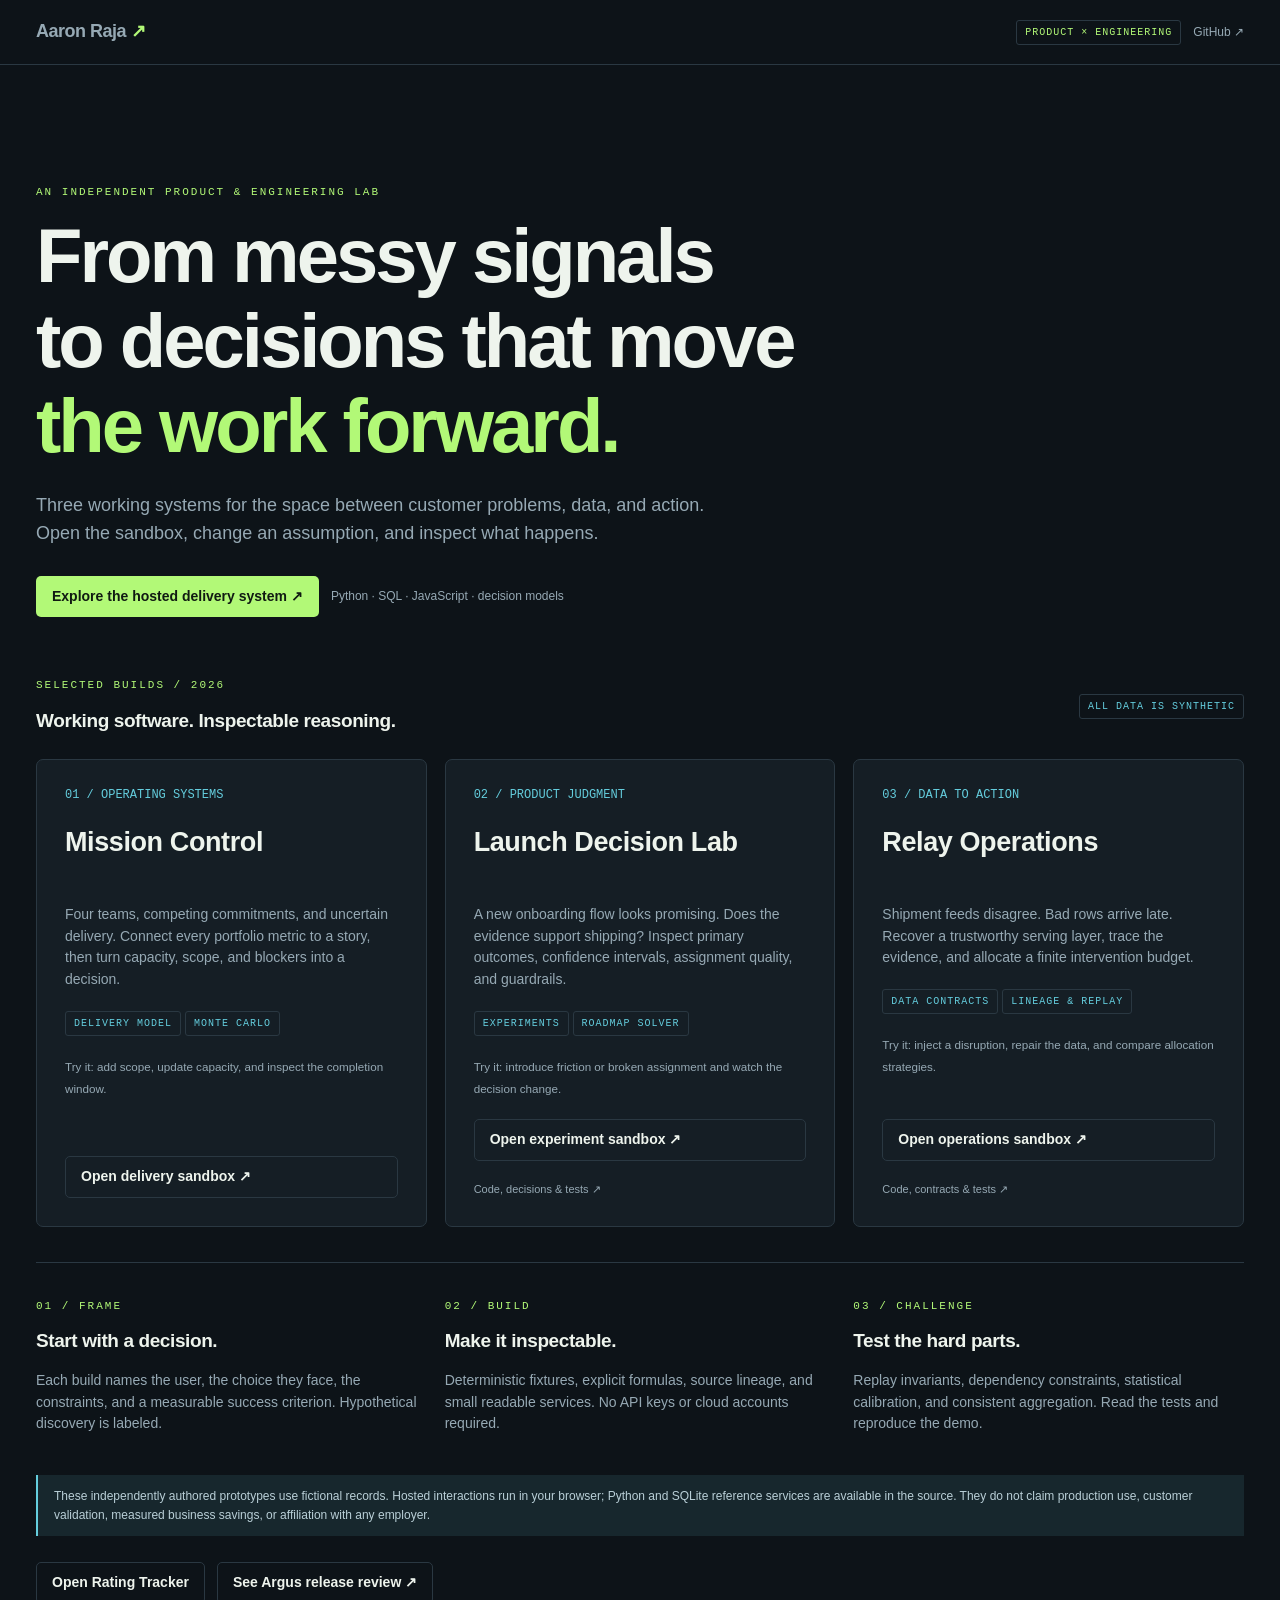
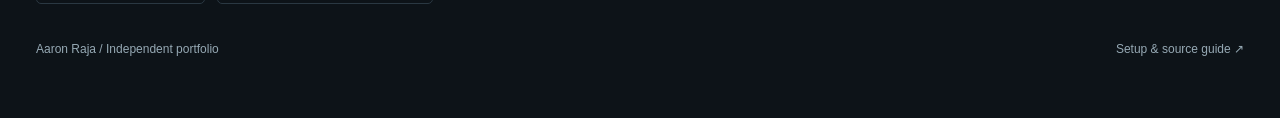
<file: index.html>
<!doctype html><html lang="en"><head><meta charset="utf-8"><meta name="viewport" content="width=device-width,initial-scale=1"><meta name="description" content="Aaron Raja's product and engineering portfolio: three original, runnable decision systems with synthetic data, transparent models, and tests."><title>Aaron Raja · Product × Engineering</title><link rel="stylesheet" href="assets/style.css"></head><body><header class="topbar"><a class="brand" href="/">Aaron Raja <b>↗</b></a><div class="actions"><span class="badge good">PRODUCT × ENGINEERING</span><a href="https://github.com/AaronRaja07/projects">GitHub ↗</a></div></header><main style="max-width:1280px"><section class="hero"><div class="eyebrow">An independent product & engineering lab</div><h1>From messy signals<br>to decisions that move<br><span style="color:var(--lime)">the work forward.</span></h1><p>Three working systems for the space between customer problems, data, and action. Open the sandbox, change an assumption, and inspect what happens.</p><div class="actions" style="margin-top:28px"><a class="button" href="https://aaron-raja-mission-control.cheekyllama6.chatgpt.site">Explore the hosted delivery system ↗</a><span class="muted" style="font-size:12px">Python · SQL · JavaScript · decision models</span></div></section><div class="section-head"><div><div class="eyebrow">Selected builds / 2026</div><h2>Working software. Inspectable reasoning.</h2></div><span class="badge">ALL DATA IS SYNTHETIC</span></div><section class="grid3" style="margin-top:24px"><article class="panel project-card"><span class="number">01 / OPERATING SYSTEMS</span><h2>Mission Control</h2><p>Four teams, competing commitments, and uncertain delivery. Connect every portfolio metric to a story, then turn capacity, scope, and blockers into a decision.</p><div class="tags"><span class="badge">DELIVERY MODEL</span> <span class="badge">MONTE CARLO</span></div><p><small>Try it: add scope, update capacity, and inspect the completion window.</small></p><a class="button secondary" href="https://aaron-raja-mission-control.cheekyllama6.chatgpt.site">Open delivery sandbox ↗</a></article><article class="panel project-card"><span class="number">02 / PRODUCT JUDGMENT</span><h2>Launch Decision Lab</h2><p>A new onboarding flow looks promising. Does the evidence support shipping? Inspect primary outcomes, confidence intervals, assignment quality, and guardrails.</p><div><span class="badge">EXPERIMENTS</span> <span class="badge">ROADMAP SOLVER</span></div><p><small>Try it: introduce friction or broken assignment and watch the decision change.</small></p><a class="button secondary" href="signal-lab/">Open experiment sandbox ↗</a><a class="project-source" href="https://github.com/AaronRaja07/projects/tree/main/signal-lab">Code, decisions & tests ↗</a></article><article class="panel project-card"><span class="number">03 / DATA TO ACTION</span><h2>Relay Operations</h2><p>Shipment feeds disagree. Bad rows arrive late. Recover a trustworthy serving layer, trace the evidence, and allocate a finite intervention budget.</p><div><span class="badge">DATA CONTRACTS</span> <span class="badge">LINEAGE & REPLAY</span></div><p><small>Try it: inject a disruption, repair the data, and compare allocation strategies.</small></p><a class="button secondary" href="pipeline-rescue/">Open operations sandbox ↗</a><a class="project-source" href="https://github.com/AaronRaja07/projects/tree/main/pipeline-rescue">Code, contracts & tests ↗</a></article></section><div class="divider"></div><section class="grid3"><div><div class="eyebrow">01 / Frame</div><h2>Start with a decision.</h2><p style="margin-top:14px">Each build names the user, the choice they face, the constraints, and a measurable success criterion. Hypothetical discovery is labeled.</p></div><div><div class="eyebrow">02 / Build</div><h2>Make it inspectable.</h2><p style="margin-top:14px">Deterministic fixtures, explicit formulas, source lineage, and small readable services. No API keys or cloud accounts required.</p></div><div><div class="eyebrow">03 / Challenge</div><h2>Test the hard parts.</h2><p style="margin-top:14px">Replay invariants, dependency constraints, statistical calibration, and consistent aggregation. Read the tests and reproduce the demo.</p></div></section><div class="note" style="margin-top:40px">These independently authored prototypes use fictional records. Hosted interactions run in your browser; Python and SQLite reference services are available in the source. They do not claim production use, customer validation, measured business savings, or affiliation with any employer.</div><section class="actions" aria-label="More projects" style="margin-top:26px"><a class="button secondary" href="rating-tracker/">Open Rating Tracker</a><a class="button secondary" href="https://github.com/AaronRaja07/argus">See Argus release review ↗</a></section><footer style="display:flex;justify-content:space-between;margin-top:36px;color:var(--muted);font-size:12px"><span>Aaron Raja / Independent portfolio</span><a href="README.md">Setup & source guide ↗</a></footer></main></body></html>
</file>
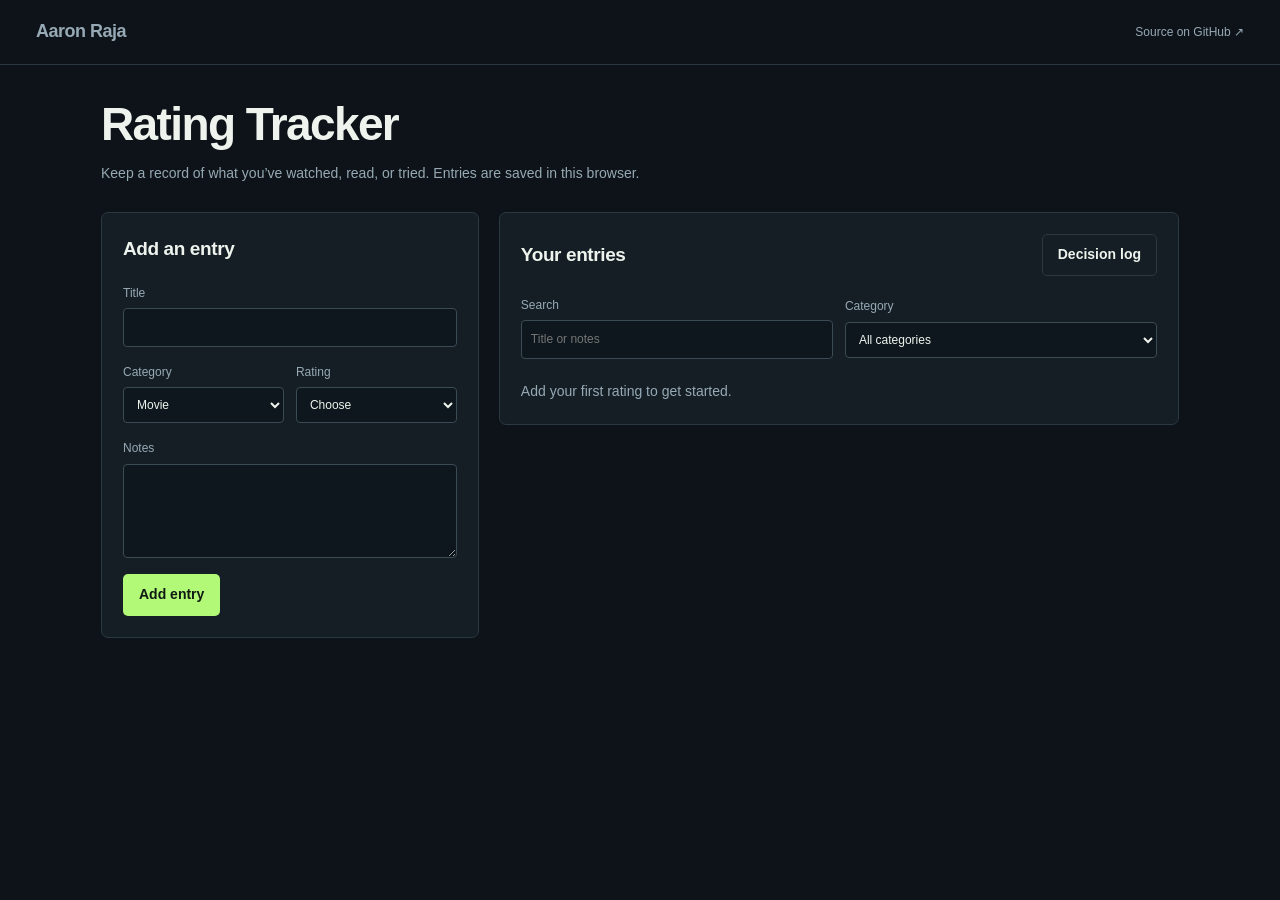
<file: rating-tracker/index.html>
<!doctype html>
<html lang="en">
<head>
  <meta charset="utf-8">
  <meta name="viewport" content="width=device-width, initial-scale=1">
  <title>Rating Tracker</title>
  <link rel="stylesheet" href="../assets/style.css">
  <link rel="stylesheet" href="tracker.css">
  <script src="../assets/ui.js"></script><script src="../assets/decision-log.js"></script><script src="tracker.js" defer></script>
<link rel="stylesheet" href="../assets/decision-log.css"></head>
<body>
  <header class="topbar">
    <a class="brand" href="../">Aaron Raja</a>
    <a href="https://github.com/AaronRaja07/projects/tree/main/rating-tracker">Source on GitHub ↗</a>
  </header>
  <main class="tracker">
    <div class="pagehead">
      <div>
        <h1>Rating Tracker</h1>
        <p>Keep a record of what you’ve watched, read, or tried. Entries are saved in this browser.</p>
      </div>
    </div>
    <div class="tracker-grid">
      <section class="panel" aria-labelledby="editor-title">
        <h2 id="editor-title">Add an entry</h2>
        <form id="editor">
          <label>Title <input name="title" required maxlength="120"></label>
          <div class="field-pair">
            <label>Category
              <select name="category" id="category" aria-label="Entry category"></select>
            </label>
            <label>Rating
              <select name="rating" aria-label="Rating" required>
                <option value="">Choose</option>
                <option value="5">5 / 5</option>
                <option value="4">4 / 5</option>
                <option value="3">3 / 5</option>
                <option value="2">2 / 5</option>
                <option value="1">1 / 5</option>
              </select>
            </label>
          </div>
          <label>Notes <textarea name="notes" rows="4" maxlength="600"></textarea></label>
          <div class="actions">
            <button type="submit" id="save">Add entry</button>
            <button type="button" id="cancel" class="secondary" hidden>Cancel edit</button>
          </div>
          <p id="status" role="status"></p>
        </form>
      </section>
      <section class="panel" aria-labelledby="entries-title">
        <div class="section-head">
          <h2 id="entries-title">Your entries</h2>
          <p id="summary"></p><button type="button" class="secondary" id="decision-log">Decision log</button>
        </div>
        <div class="field-pair filters">
          <label>Search <input id="search" type="search" placeholder="Title or notes"></label>
          <label>Category <select id="filter" aria-label="Filter by category"></select></label>
        </div>
        <p id="empty"></p>
        <ul id="entries" class="entries"></ul>
      </section>
    </div>
  </main>
</body>
</html>
</file>
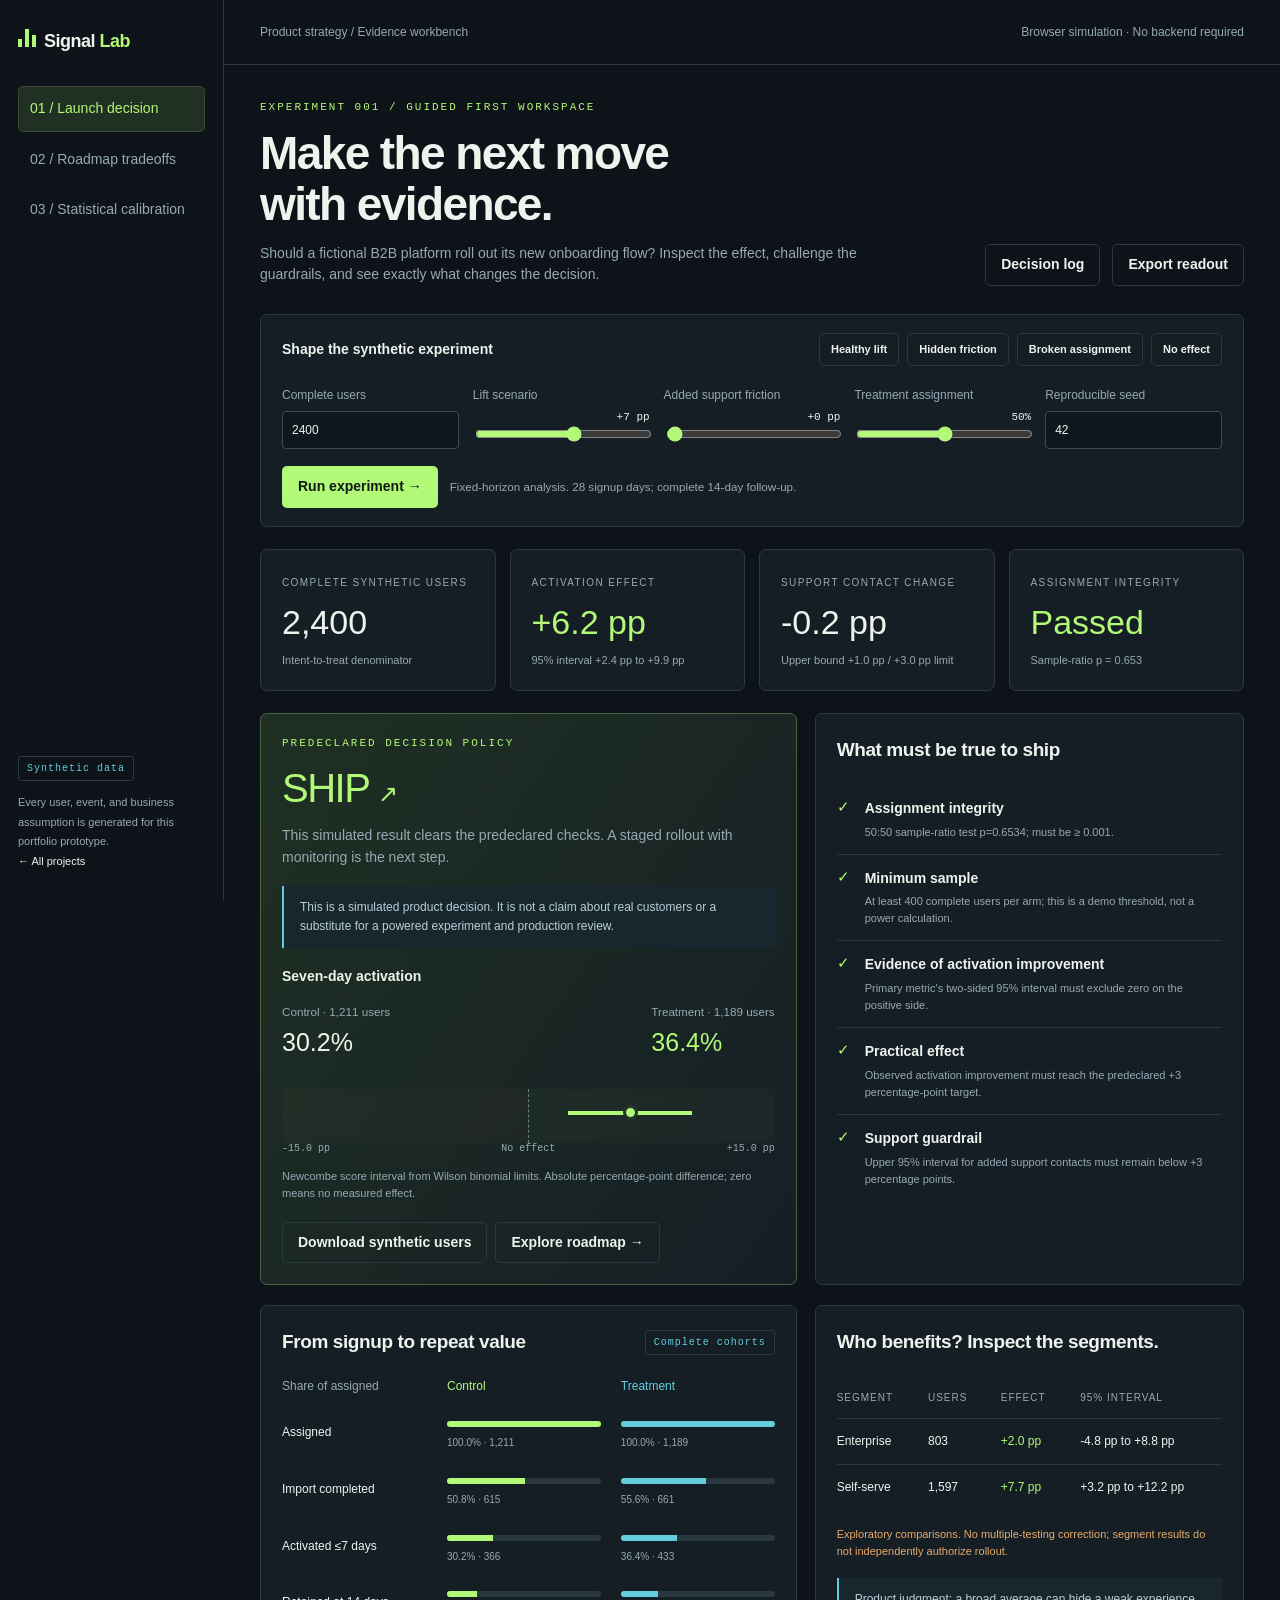
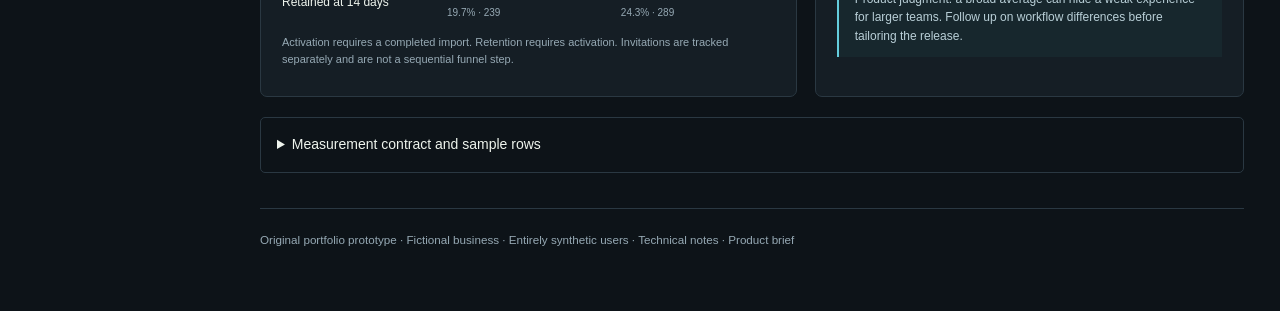
<file: signal-lab/index.html>
<!doctype html>
<html lang="en">
<head><meta charset="utf-8"><meta name="viewport" content="width=device-width,initial-scale=1"><meta name="description" content="A runnable product experiment and roadmap decision workbench using entirely synthetic user data."><title>Signal Lab · Launch with evidence</title><link rel="stylesheet" href="/assets/style.css"><style>.signal-mark{display:inline-grid;grid-template-columns:repeat(3,4px);gap:3px;align-items:end;height:19px;margin-right:8px}.signal-mark i{background:var(--lime);height:8px}.signal-mark i:nth-child(2){height:18px}.signal-mark i:nth-child(3){height:12px}.decision{font-size:40px;line-height:1.2;letter-spacing:-1.5px;margin:8px 0 13px}.decision-panel{border-color:#4a6442;background:linear-gradient(125deg,#1f3023,#151e25)}.signal-interval{height:54px;position:relative;margin:13px 0 0;background:linear-gradient(90deg,#ef898908 0 50%,#b2f97708 50%)}.signal-interval:before{content:'';position:absolute;left:50%;top:0;height:100%;border-left:1px dashed #688277}.interval-line{height:4px;position:absolute;top:22px;background:var(--lime)}.interval-dot{position:absolute;top:16px;width:15px;height:15px;border-radius:50%;background:var(--lime);border:3px solid #24352a}.interval-axis{display:flex;justify-content:space-between;color:var(--muted);font:10px ui-monospace,monospace;margin-bottom:14px}.policy-check{display:flex;gap:12px;padding:13px 0;border-bottom:1px solid var(--line)}.policy-check:last-child{border:0}.policy-check .symbol{font:15px ui-monospace,monospace;min-width:16px}.policy-check p{font-size:11px;margin-top:4px}.panel .caption{font-size:11px;margin-top:12px}.decision-actions{display:flex;gap:8px;margin-top:20px;flex-wrap:wrap}.lab-controls{padding:18px 21px;margin-bottom:22px}.lab-controls .form-grid{grid-template-columns:repeat(5,1fr);margin-bottom:0}.label-value{float:right;color:var(--text);font:11px ui-monospace,monospace}.funnel-row{display:grid;grid-template-columns:145px 1fr 1fr;gap:20px;margin-top:18px;font-size:12px;align-items:center}.funnel-row .progress{margin-bottom:6px}.funnel-row .cyan i{background:var(--cyan)}.pill{padding:3px 8px;border-radius:20px;background:#243626;color:var(--lime);font-size:10px}.feature-name{display:block;font-weight:600}.feature-deps{font-size:10px;color:var(--muted)}.calibration-number{font-size:62px;letter-spacing:-3px;color:var(--cyan);line-height:1.2}.metric-compare{display:flex;justify-content:space-between;gap:20px;padding:14px 0}.metric-compare strong{font-size:25px;font-weight:500;display:block}.tab-intro{max-width:650px;margin-top:12px}.segment-warning{color:var(--amber);font-size:11px;margin-top:16px}.scenario-buttons{display:flex;gap:8px;flex-wrap:wrap}.scenario-buttons button{font-size:11px;padding:7px 11px}.method-list{padding-left:18px;color:var(--muted);font-size:12px}.method-list li{margin:9px 0}@media(max-width:1100px){.lab-controls .form-grid{grid-template-columns:repeat(3,1fr)}}@media(max-width:650px){.lab-controls .form-grid{grid-template-columns:1fr 1fr}.funnel-row{grid-template-columns:100px 1fr 1fr;gap:10px}.decision{font-size:34px}.calibration-number{font-size:45px}}</style><link rel="stylesheet" href="/assets/decision-log.css"></head>
<body>
<div class="shell"><aside class="sidebar"><a class="brand" href="/"><span class="signal-mark" aria-hidden="true"><i></i><i></i><i></i></span>Signal <b>Lab</b></a><nav aria-label="Workbench"><button class="active" data-view="experiment">01 / Launch decision</button><button data-view="roadmap">02 / Roadmap tradeoffs</button><button data-view="calibration">03 / Statistical calibration</button></nav><div class="foot"><span class="badge">Synthetic data</span><p style="margin-top:12px">Every user, event, and business assumption is generated for this portfolio prototype.</p><a href="/">← All projects</a></div></aside>
<div><header class="topbar"><span>Product strategy / Evidence workbench</span><span>Browser simulation · No backend required</span></header><main>
<section id="experiment-view"><div class="pagehead"><div><div class="eyebrow">Experiment 001 / Guided first workspace</div><h1>Make the next move<br>with evidence.</h1><p>Should a fictional B2B platform roll out its new onboarding flow? Inspect the effect, challenge the guardrails, and see exactly what changes the decision.</p></div><div class="actions"><button type="button" class="secondary" id="decision-log">Decision log</button><button class="secondary" id="export-readout">Export readout</button></div></div>
<div class="panel lab-controls"><div class="section-head"><h3>Shape the synthetic experiment</h3><div class="scenario-buttons"><button class="secondary" data-scenario="clean">Healthy lift</button><button class="secondary" data-scenario="friction">Hidden friction</button><button class="secondary" data-scenario="broken">Broken assignment</button><button class="secondary" data-scenario="null">No effect</button></div></div><form id="experiment-form"><div class="form-grid"><label>Complete users <input name="n" type="number" min="100" max="20000" step="100" value="2400"></label><label>Lift scenario <span><span id="lift-label" class="label-value">+7 pp</span><input name="lift" aria-label="Base activation lift input in percentage points" type="range" min="-10" max="20" step="1" value="7"></span></label><label>Added support friction <span><span id="friction-label" class="label-value">0 pp</span><input name="friction" aria-label="Added support contact percentage points" type="range" min="0" max="12" step="1" value="0"></span></label><label>Treatment assignment <span><span id="allocation-label" class="label-value">50%</span><input name="allocation" aria-label="Percentage assigned treatment" type="range" min="20" max="80" step="1" value="50"></span></label><label>Reproducible seed<input name="seed" type="number" min="0" max="1000000" value="42"></label></div><div class="actions" style="margin-top:17px"><button type="submit">Run experiment →</button><small>Fixed-horizon analysis. 28 signup days; complete 14-day follow-up.</small></div></form></div>
<div id="experiment-result" aria-live="polite"><div class="empty">Generating the synthetic cohort…</div></div></section>
<section id="roadmap-view" hidden><div class="pagehead"><div><div class="eyebrow">Portfolio / Constrained choices</div><h1>A roadmap is<br>a set of tradeoffs.</h1><p>Choose the highest-value feasible portfolio while accounting for engineering capacity and hard dependencies. Every score below is an explicit product assumption.</p></div></div><div class="panel" style="margin-bottom:20px"><form id="roadmap-form" class="actions"><label for="capacity">Team capacity · engineer-weeks</label><input id="capacity" name="capacity" type="number" min="0" max="30" value="12" style="width:100px"><button type="submit">Optimize portfolio →</button><small>Exact solver · 256 possible feature combinations</small></form></div><div id="roadmap-result" aria-live="polite"></div></section>
<section id="calibration-view" hidden><div class="pagehead"><div><div class="eyebrow">Evaluation / Trust the measurement</div><h1>Test the test.</h1><p>A real treatment effect of zero should rarely produce a confident difference. Run independent A/A simulations to inspect this interval method's calibration.</p></div><button id="run-calibration">Run 200 A/A trials →</button></div><div id="calibration-result" aria-live="polite"><div class="panel"><h2>A testable statistical claim</h2><p>Each trial assigns 600 users per arm and independently draws activation from the same 30% probability. A false positive occurs when the 95% treatment-effect interval excludes zero.</p><div class="note">This evaluates the primary interval under one specified data-generating process. It does not establish production readiness, power, or validity under every distribution.</div></div></div></section>
<footer style="margin-top:35px;border-top:1px solid var(--line);padding-top:20px"><small>Original portfolio prototype · Fictional business · Entirely synthetic users · <a href="/signal-lab/README.md">Technical notes</a> · <a href="/signal-lab/PRODUCT-BRIEF.md">Product brief</a></small></footer>
</main></div></div><script src="/assets/ui.js"></script><script src="/assets/decision-log.js"></script><script src="/signal-lab/browser-service.js"></script><script src="/signal-lab/app.js"></script></body></html>
</file>
<file: assets/style.css>
:root{color-scheme:dark;--bg:#0d1318;--panel:#151e25;--line:#2a3842;--text:#eef4ed;--muted:#96a9b4;--lime:#b2f977;--cyan:#64cddd;--amber:#e8aa6b;--red:#ef8989;font:14px/1.55 -apple-system,BlinkMacSystemFont,'Segoe UI',sans-serif}*{box-sizing:border-box}body{margin:0;background:var(--bg);color:var(--text)}a{color:inherit;text-decoration:none}a:hover{color:var(--lime)}button,input,select,textarea{font:inherit}button,.button{cursor:pointer;background:var(--lime);color:#101a12;border:1px solid transparent;border-radius:5px;padding:9px 15px;font-weight:650;display:inline-block}button:hover,.button:hover{filter:brightness(1.1);color:#101a12}button.secondary,.button.secondary{background:transparent;color:var(--text);border-color:var(--line)}input,select,textarea{background:#0e171d;border:1px solid #3a4b56;border-radius:4px;color:var(--text);padding:9px;max-width:100%}input[type=range]{accent-color:var(--lime);padding:0;width:100%}label{display:grid;gap:6px;color:var(--muted);font-size:12px}h1,h2,h3,p{margin:0}h1{font-size:clamp(28px,4vw,46px);line-height:1.12;font-weight:560;letter-spacing:-1.6px}h2{font-size:19px;font-weight:560;letter-spacing:-.4px}h3{font-size:14px;font-weight:600}p{color:var(--muted)}small,.muted{color:var(--muted)}.eyebrow{font:11px/1.5 ui-monospace,SFMono-Regular,monospace;color:var(--lime);text-transform:uppercase;letter-spacing:2px;margin-bottom:12px}.shell{display:grid;grid-template-columns:224px 1fr;min-height:100vh}.sidebar{border-right:1px solid var(--line);padding:28px 18px;position:sticky;top:0;height:100vh;display:flex;flex-direction:column;gap:30px}.brand{font-size:18px;font-weight:650;letter-spacing:-.5px}.brand b{color:var(--lime)}.sidebar nav{display:grid;gap:5px}.sidebar nav button{text-align:left;color:var(--muted);background:transparent;font-weight:500;padding:11px}.sidebar nav button.active{color:var(--lime);background:#203023;border:1px solid #3a4a35}.sidebar .foot{margin-top:auto;font-size:11px;line-height:1.8}.topbar{height:65px;border-bottom:1px solid var(--line);display:flex;justify-content:space-between;align-items:center;padding:0 36px;color:var(--muted);font-size:12px}.badge{display:inline-block;font:10px/1.5 ui-monospace,monospace;letter-spacing:1px;border:1px solid var(--line);border-radius:3px;padding:4px 8px;color:var(--cyan)}.badge.good{color:var(--lime)}.badge.warn{color:var(--amber)}main{padding:34px 36px 60px;max-width:1550px;width:100%;margin:auto}.pagehead{display:flex;justify-content:space-between;align-items:end;gap:20px;margin-bottom:28px}.pagehead p{max-width:650px;margin-top:12px}.actions,.filters{display:flex;align-items:center;gap:12px;flex-wrap:wrap}.filters{margin-bottom:22px}.kpis{display:grid;grid-template-columns:repeat(4,1fr);gap:14px;margin-bottom:22px}.kpi,.panel{border:1px solid var(--line);border-radius:7px;background:var(--panel);padding:21px}.kpi small{text-transform:uppercase;font-size:10px;letter-spacing:1.4px}.kpi strong{display:block;font-size:34px;line-height:1.35;font-weight:500;margin:7px 0}.kpi p{font-size:11px}.grid2{display:grid;grid-template-columns:1.25fr 1fr;gap:18px;margin-bottom:20px}.grid3{display:grid;grid-template-columns:repeat(3,1fr);gap:18px}.panel>h2,.panel>.section-head{margin-bottom:20px}.section-head{display:flex;justify-content:space-between;align-items:center;gap:12px}.table-wrap{overflow:auto}table{border-collapse:collapse;width:100%;font-size:12px}th{text-align:left;color:var(--muted);font-weight:500;font-size:10px;text-transform:uppercase;letter-spacing:1px}td,th{padding:13px 10px;border-bottom:1px solid var(--line);white-space:nowrap}td:first-child,th:first-child{padding-left:0}td.wrap{white-space:normal;min-width:200px}tr:last-child td{border-bottom:0}.good{color:var(--lime)}.warn{color:var(--amber)}.bad{color:var(--red)}.bar-row{display:grid;grid-template-columns:120px 1fr 45px;gap:12px;align-items:center;margin:16px 0;font-size:12px}.bar-track{height:7px;background:#25333d;border-radius:9px;overflow:hidden}.bar-track i{height:100%;display:block;background:var(--lime);border-radius:9px}.legend{display:flex;gap:20px;justify-content:center;font-size:11px}.panel svg{display:block;width:100%;max-height:240px}.note{border-left:2px solid var(--cyan);padding:12px 16px;background:#17272d;color:#b9cfd7;font-size:12px;margin:18px 0}.stack{display:grid;gap:16px}.form-grid{display:grid;grid-template-columns:repeat(3,1fr);gap:14px;margin:15px 0}.empty{padding:36px;text-align:center;color:var(--muted)}.error{padding:20px;color:var(--red);border:1px solid var(--red)}#toast{position:fixed;bottom:24px;right:24px;max-width:420px;padding:13px 20px;background:var(--lime);color:#102014;box-shadow:0 8px 50px #0009;border-radius:6px;z-index:10}.hero{padding:85px 0 60px;max-width:850px}.hero h1{font-size:clamp(42px,6vw,76px);letter-spacing:-3px}.hero p{font-size:18px;margin-top:24px;max-width:680px}.project-card{display:flex;flex-direction:column;gap:20px;padding:28px}.project-card .number{font:12px ui-monospace,monospace;color:var(--cyan)}.project-card h2{font-size:27px}.project-card .button{margin-top:auto}.divider{border-top:1px solid var(--line);margin:35px 0}.cards-list{display:grid;gap:12px}.risk-card{padding:16px;border:1px solid var(--line);border-radius:5px}.risk-card p{margin-top:6px;font-size:12px}details{border:1px solid var(--line);padding:16px;border-radius:5px}summary{cursor:pointer}.progress{height:6px;background:#29383f;border-radius:5px;overflow:hidden;margin-top:8px}.progress i{display:block;height:100%;background:var(--lime)}:focus-visible{outline:2px solid var(--cyan);outline-offset:3px}[hidden]{display:none!important}@media(max-width:1100px){.grid3{grid-template-columns:1fr}.grid2{grid-template-columns:1fr}.shell{grid-template-columns:185px 1fr}.sidebar{padding:22px 12px}.topbar{padding:0 22px}main{padding:28px 22px}.kpis{grid-template-columns:repeat(2,1fr)}}@media(max-width:650px){.shell{display:block}.sidebar{position:static;height:auto;border-right:0;border-bottom:1px solid var(--line);gap:16px}.sidebar nav{display:flex;overflow:auto}.sidebar nav button{white-space:nowrap}.sidebar .foot{display:none}.pagehead{display:block}.pagehead .actions{margin-top:16px}.topbar{padding:0 16px}.topbar>span:first-child{max-width:50%}main{padding:25px 16px}.form-grid{grid-template-columns:1fr}.kpi strong{font-size:28px}.bar-row{grid-template-columns:90px 1fr 35px}.hero{padding:40px 0}.hero h1{letter-spacing:-1.7px}}

.export-preview{width:min(880px,calc(100vw - 30px));max-height:85vh;background:var(--panel);color:var(--text);border:1px solid var(--line);border-radius:12px;padding:24px;box-shadow:0 18px 80px #0007}.export-preview::backdrop{background:#0009}.export-preview h2{margin-bottom:8px}.export-preview p{font-size:12px;margin-bottom:16px}.export-preview textarea{display:block;width:100%;height:40vh;min-height:180px;resize:vertical;font:11px/1.5 ui-monospace,monospace;margin-bottom:16px}.export-preview .actions{justify-content:flex-end}

.project-source{font-size:11px;color:var(--muted)}
</file>
<file: rating-tracker/tracker.css>
.tracker { max-width: 1150px; }
.tracker-grid {
  display: grid;
  grid-template-columns: minmax(240px, 1fr) minmax(0, 1.8fr);
  gap: 20px;
  align-items: start;
}
#editor { display: grid; gap: 16px; }
.field-pair {
  display: grid;
  grid-template-columns: repeat(2, minmax(0, 1fr));
  gap: 12px;
}
.field-pair > label, .field-pair input, .field-pair select { width: 100%; }
#status:empty, #empty:empty { display: none; }
[hidden] { display: none !important; }
.entries { list-style: none; padding: 0; margin: 0; }
.entries li { border-top: 1px solid var(--line); padding: 15px 0; }
.entries li:last-child { padding-bottom: 0; }
.entry-title {
  display: flex;
  align-items: baseline;
  justify-content: space-between;
  gap: 14px;
}
.entry-title h3, .entry-notes { overflow-wrap: anywhere; }
.entry-title strong { white-space: nowrap; color: var(--lime); }
.entry-notes { margin: 8px 0; white-space: pre-wrap; }
.entry-controls { margin-top: 10px; }
.entry-controls button { padding: 4px 10px; font-size: 12px; }
@media (max-width: 740px) {
  .tracker-grid { grid-template-columns: 1fr; }
}
</file>
<file: assets/decision-log.css>
.decision-log {
  width: min(690px, calc(100% - 24px));
  max-height: 88vh;
  border: 1px solid var(--line, #40505a);
  border-radius: 12px;
  padding: clamp(16px, 4vw, 28px);
  background: var(--panel, #151e25);
  color: var(--text, #eef4ed);
}
.decision-log::backdrop { background: #0a111bc0; }
.decision-header {
  display: flex;
  justify-content: space-between;
  align-items: start;
  gap: 14px;
  margin-bottom: 16px;
}
.decision-log form { display: grid; gap: 12px; }
.decision-log form button { justify-self: start; }
.decision-fields {
  display: grid;
  grid-template-columns: repeat(2, minmax(0, 1fr));
  gap: 12px;
}
.decision-fields input { width: 100%; min-width: 0; }
.decision-log section { border-top: 1px solid var(--line); margin-top: 20px; padding-top: 16px; }
.decision-log pre { white-space: pre-wrap; overflow-wrap: anywhere; }
.decision-log summary { cursor: pointer; font-weight: 650; overflow-wrap: anywhere; }
.decision-log .decision-record { margin-top: 10px; }
.decision-record p { margin-top: 7px; overflow-wrap: anywhere; }
.decision-record form { margin-top: 12px; }
</file>
